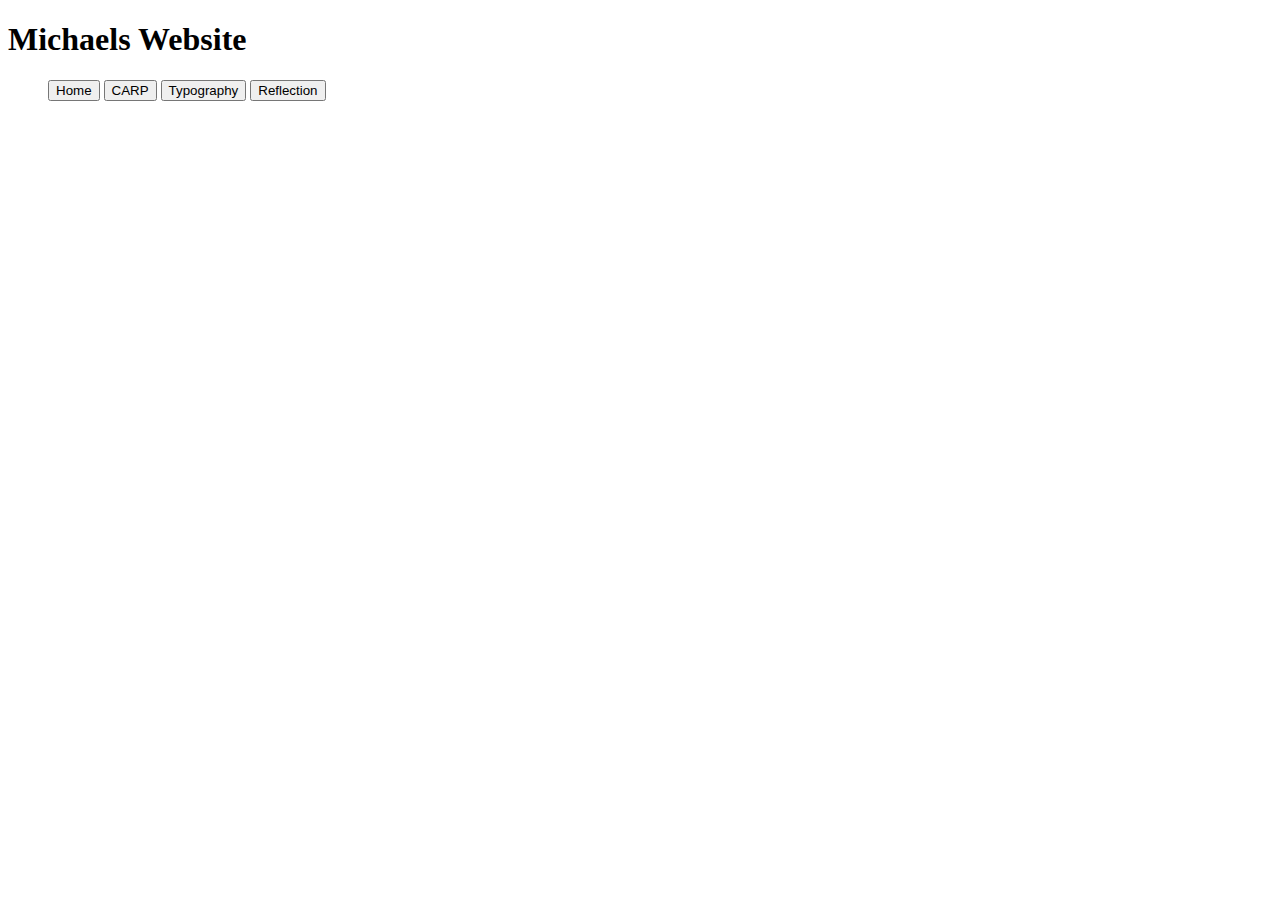
<file: index.html>
<!DOCTYPE html>
<html lang="en">
<head>
    <meta charset="UTF-8">
    <meta http-equiv="X-UA-Compatible" content="IE=edge">
    <meta name="viewport" content="width=device-width, initial-scale=1.0">
    
    <title>Graphic Website</title>

</head>

<body>

    <header>
        <h1>Michaels Website</h1>

        <ul>

            <div class="con-nav">

                <button>Home</button>
                <button>CARP</button>
                <button>Typography</button>
                <button>Reflection</button>

            </div>
        </ul>
    </header>

    <main>
        
    </main>
</body>
</file>
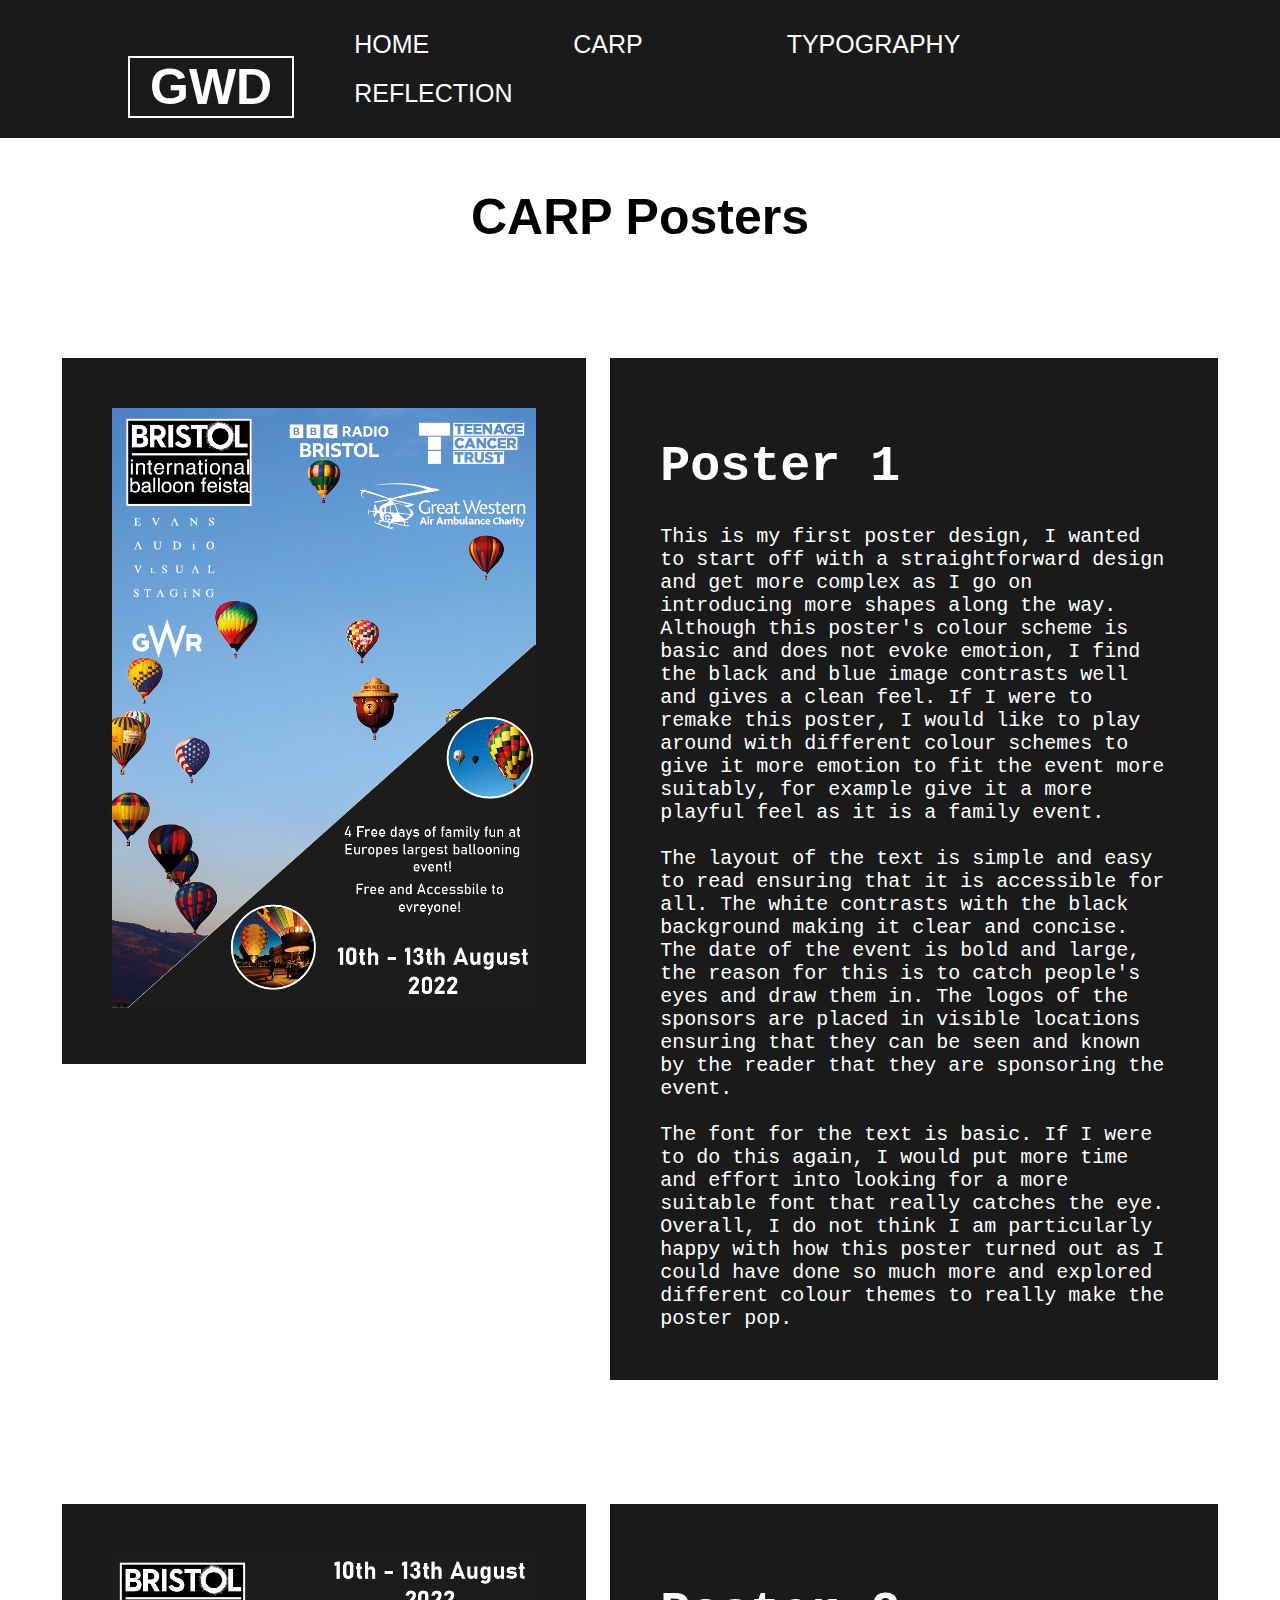
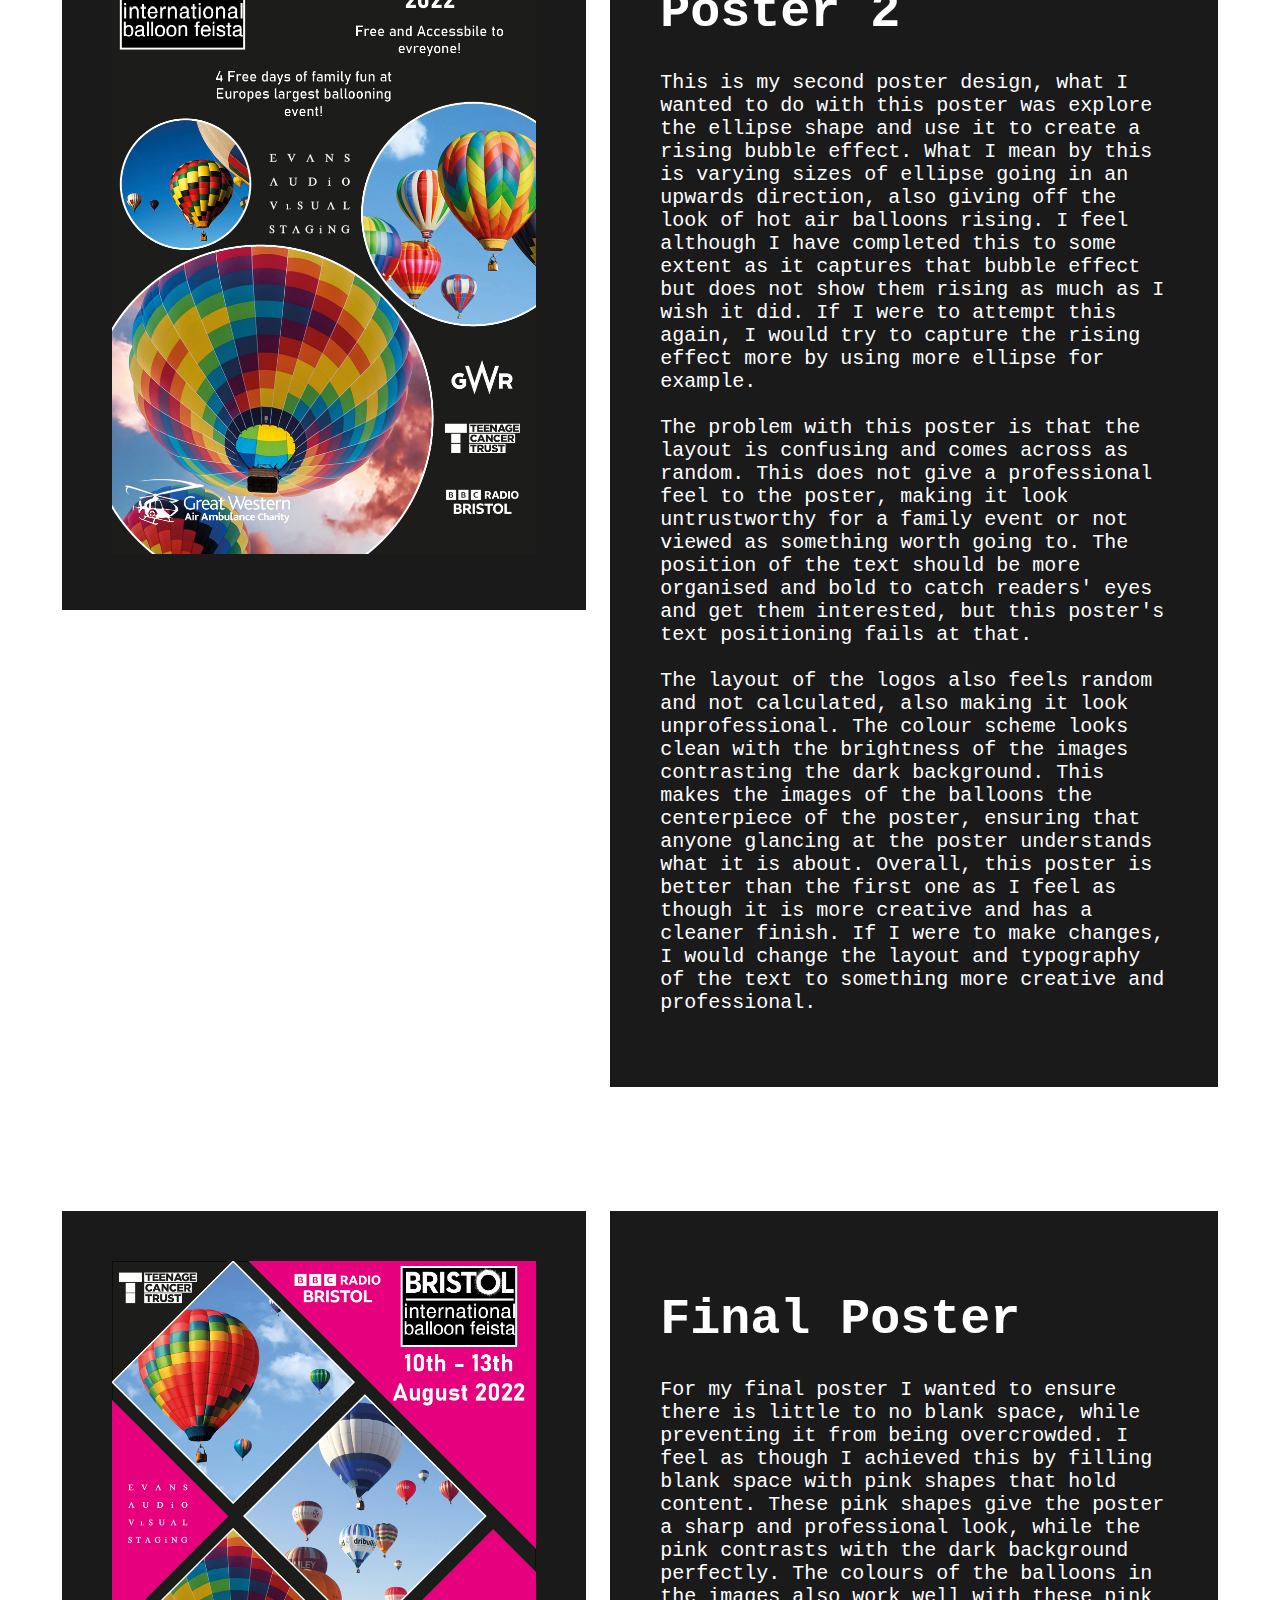
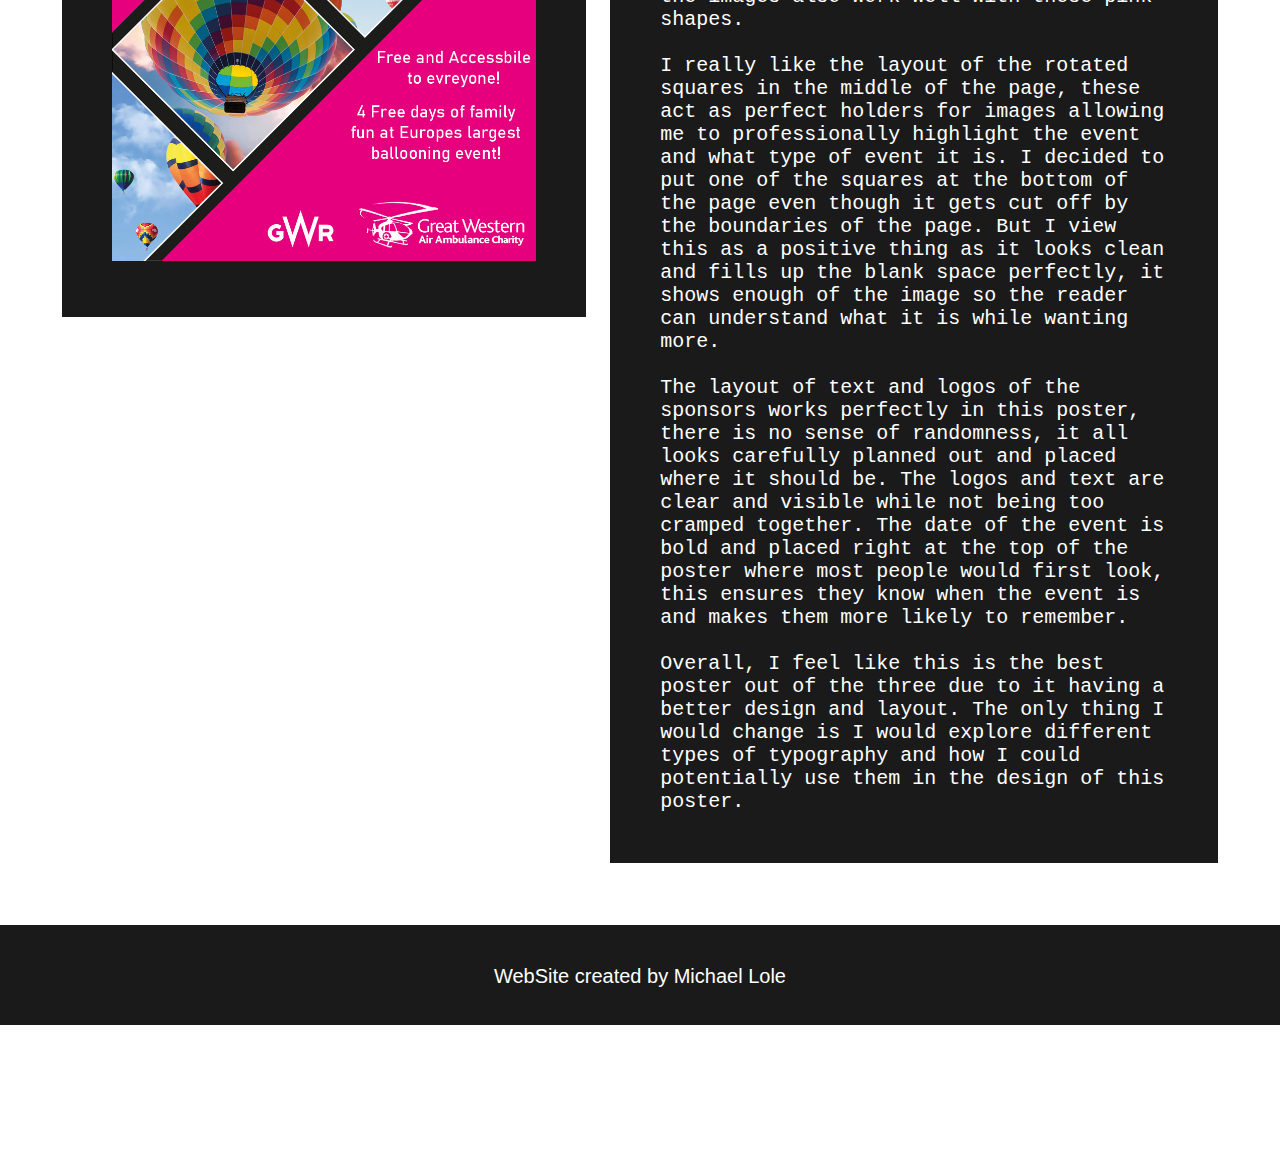
<file: CARP.html>
<!DOCTYPE html>
<html lang="en">
<head>
    <meta charset="UTF-8">
    <meta http-equiv="X-UA-Compatible" content="IE=edge">
    <meta name="viewport" content="width=device-width, initial-scale=1.0">
    <link rel="stylesheet" href="style.css">
    <title>Graphic Website</title>

</head>

<body>

    <header>
        <div class="con-nav"></div>
        <h1>GWD</h1>
    <nav>
        <ul>

            

            <li><a href="index.html">Home</a></li>
            <li><a href="CARP.html">CARP</a></li>
            <li><a href="typo.html">Typography</a></li>
            <li><a href="reflect.html">Reflection</a></li>

        </ul>
    </nav>
</div>
    </header>
    <main class="carp">
        <h2>CARP Posters</H2>
        <div>
            <ul>
                <li><img src="CARP1.jpg" alt="poster 1"></li>
                <li><h3>Poster 1</h3> This is my first poster design, I wanted to start off with a straightforward design and get more complex as I go on introducing more shapes along the way. Although this poster's colour scheme is basic and does not evoke emotion, I find the black and blue image contrasts well and gives a clean feel. If I were to remake this poster, I would like to play around with different colour schemes to give it more emotion to fit the event more suitably, for example give it a more playful feel as it is a family event.<br><br>  

                    The layout of the text is simple and easy to read ensuring that it is accessible for all. The white contrasts with the black background making it clear and concise. The date of the event is bold and large, the reason for this is to catch people's eyes and draw them in. The logos of the sponsors are placed in visible locations ensuring that they can be seen and known by the reader that they are sponsoring the event.<br><br>  
                    
                    The font for the text is basic. If I were to do this again, I would put more time and effort into looking for a more suitable font that really catches the eye. Overall, I do not think I am particularly happy with how this poster turned out as I could have done so much more and explored different colour themes to really make the poster pop. </li>
            </ul>
            <ul>
                <li><img src="CARP2.jpg" alt="poster 1"></li>
                <li><h3>Poster 2</h3>This is my second poster design, what I wanted to do with this poster was explore the ellipse shape and use it to create a rising bubble effect. What I mean by this is varying sizes of ellipse going in an upwards direction, also giving off the look of hot air balloons rising. I feel although I have completed this to some extent as it captures that bubble effect but does not show them rising as much as I wish it did. If I were to attempt this again, I would try to capture the rising effect more by using more ellipse for example.<br><br>  

                    The problem with this poster is that the layout is confusing and comes across as random. This does not give a professional feel to the poster, making it look untrustworthy for a family event or not viewed as something worth going to. The position of the text should be more organised and bold to catch readers' eyes and get them interested, but this poster's text positioning fails at that.<br><br> 
                    
                    The layout of the logos also feels random and not calculated, also making it look unprofessional. The colour scheme looks clean with the brightness of the images contrasting the dark background. This makes the images of the balloons the centerpiece of the poster, ensuring that anyone glancing at the poster understands what it is about. Overall, this poster is better than the first one as I feel as though it is more creative and has a cleaner finish. If I were to make changes, I would change the layout and typography of the text to something more creative and professional.<br><br> </li>
            </ul>
            <ul>
                <li><img src="CARP3.jpg" alt="poster 1"></li>
                <li><h3>Final Poster</h3>For my final poster I wanted to ensure there is little to no blank space, while preventing it from being overcrowded. I feel as though I achieved this by filling blank space with pink shapes that hold content. These pink shapes give the poster a sharp and professional look, while the pink contrasts with the dark background perfectly. The colours of the balloons in the images also work well with these pink shapes.<br><br> 

                    I really like the layout of the rotated squares in the middle of the page, these act as perfect holders for images allowing me to professionally highlight the event and what type of event it is. I decided to put one of the squares at the bottom of the page even though it gets cut off by the boundaries of the page. But I view this as a positive thing as it looks clean and fills up the blank space perfectly, it shows enough of the image so the reader can understand what it is while wanting more.<br><br> 
                    
                    The layout of text and logos of the sponsors works perfectly in this poster, there is no sense of randomness, it all looks carefully planned out and placed where it should be. The logos and text are clear and visible while not being too cramped together. The date of the event is bold and placed right at the top of the poster where most people would first look, this ensures they know when the event is and makes them more likely to remember.<br><br> 
                    
                    Overall, I feel like this is the best poster out of the three due to it having a better design and layout. The only thing I would change is I would explore different types of typography and how I could potentially use them in the design of this poster. </li>
            </ul>
        </div>
    </main>
    <footer>
        WebSite created by Michael Lole
    </footer>
</body>
</file>
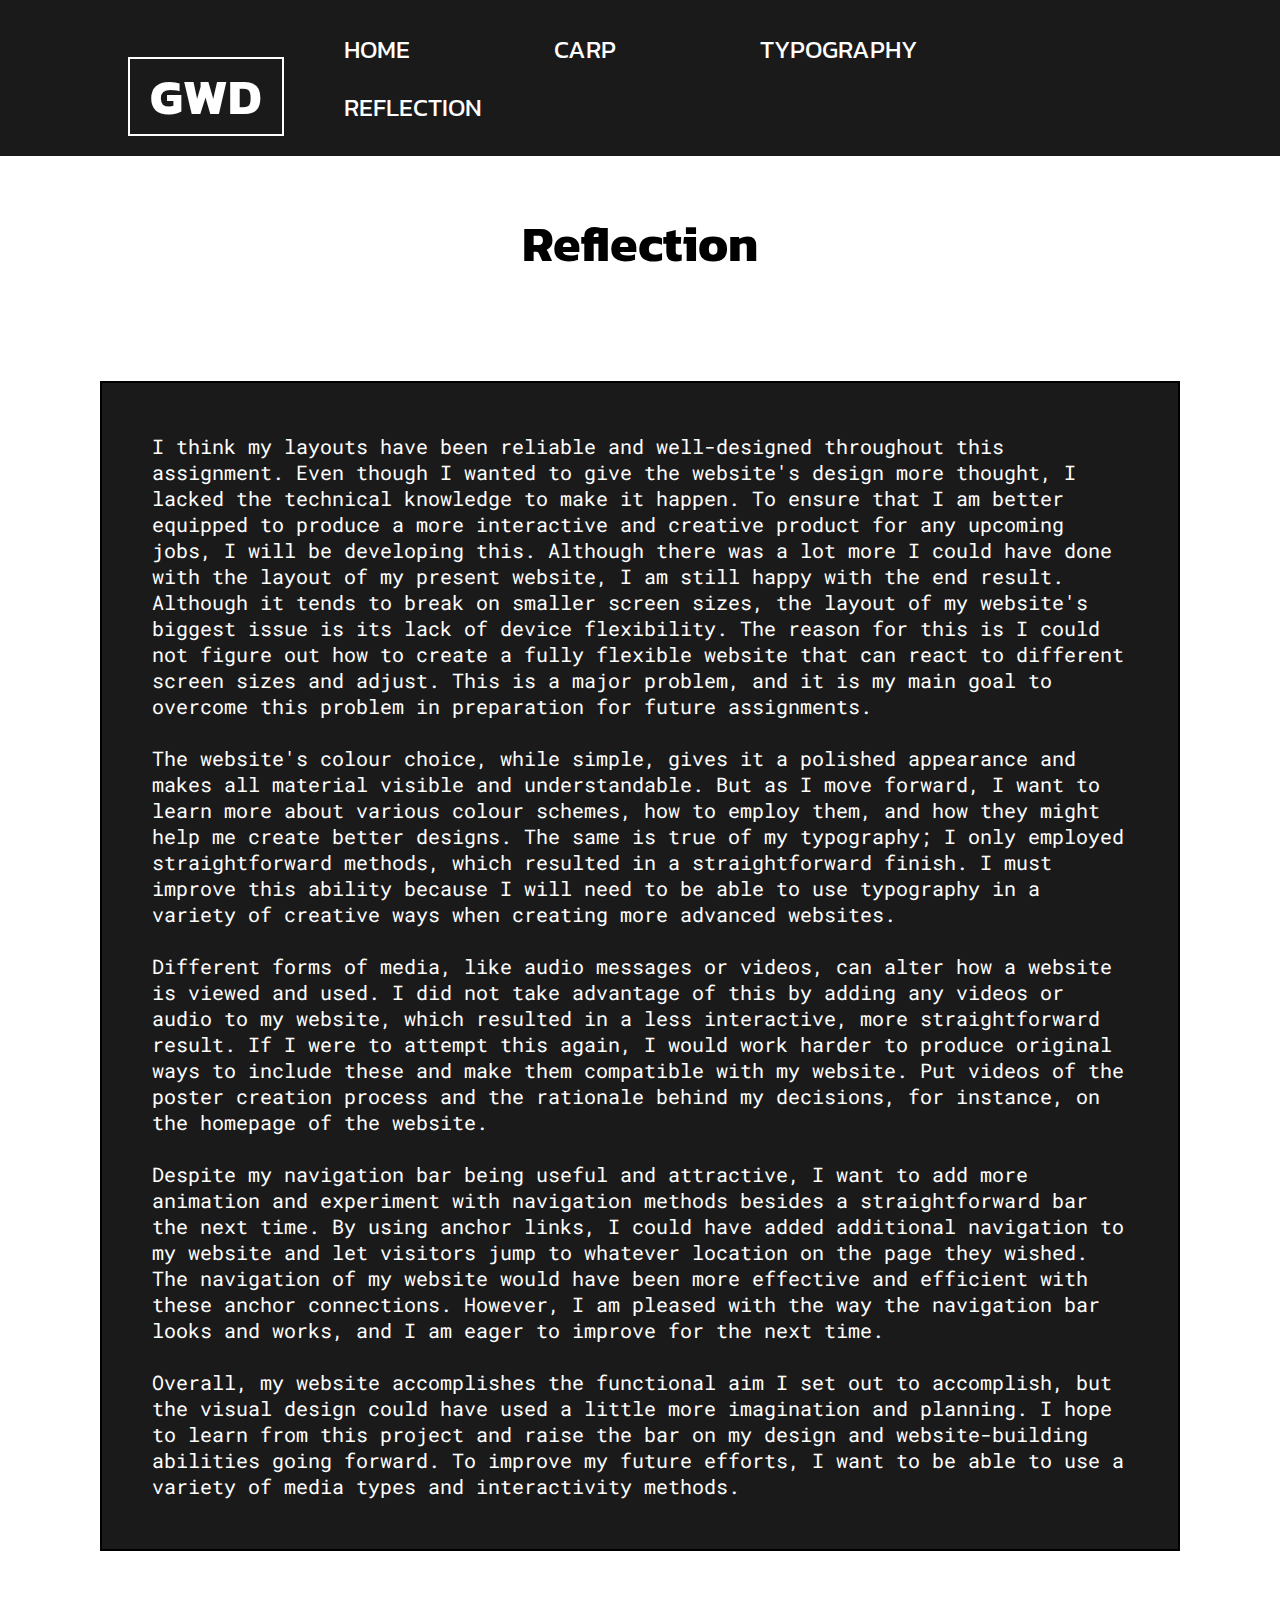
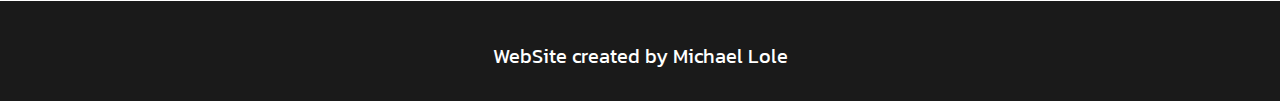
<file: reflect.html>
<!DOCTYPE html>
<html lang="en">
<head>
    <meta charset="UTF-8">
    <meta http-equiv="X-UA-Compatible" content="IE=edge">
    <meta name="viewport" content="width=device-width, initial-scale=1.0">
    <link rel="stylesheet" href="style.css">
    <link rel="preconnect" href="https://fonts.googleapis.com">
<link rel="preconnect" href="https://fonts.gstatic.com" crossorigin>
<link href="https://fonts.googleapis.com/css2?family=Roboto+Mono&display=swap" rel="stylesheet">
<link rel="preconnect" href="https://fonts.googleapis.com">
<link rel="preconnect" href="https://fonts.gstatic.com" crossorigin>
<link href="https://fonts.googleapis.com/css2?family=Kanit:wght@700&display=swap" rel="stylesheet">
    
    <title>Graphic Website</title>

</head>

<body>

    <header>
        <div class="con-nav"></div>
        <h1>GWD</h1>
    <nav>
        <ul>

            

                <li><a href="index.html">Home</a></li>
                <li><a href="CARP.html">CARP</a></li>
                <li><a href="typo.html">Typography</a></li>
                <li><a href="reflect.html">Reflection</a></li>

        </ul>
    </nav>
</div>
    </header>

    <main>
        <div class="reflect">
            <h2>Reflection</h2>
            <p>I think my layouts have been reliable and well-designed throughout this assignment. Even though I wanted to give the website's design more thought, I lacked the technical knowledge to make it happen. To ensure that I am better equipped to produce a more interactive and creative product for any upcoming jobs, I will be developing this. Although there was a lot more I could have done with the layout of my present website, I am still happy with the end result. Although it tends to break on smaller screen sizes, the layout of my website's biggest issue is its lack of device flexibility. The reason for this is I could not figure out how to create a fully flexible website that can react to different screen sizes and adjust. This is a major problem, and it is my main goal to overcome this problem in preparation for future assignments.<br><br> 

                The website's colour choice, while simple, gives it a polished appearance and makes all material visible and understandable. But as I move forward, I want to learn more about various colour schemes, how to employ them, and how they might help me create better designs. The same is true of my typography; I only employed straightforward methods, which resulted in a straightforward finish. I must improve this ability because I will need to be able to use typography in a variety of creative ways when creating more advanced websites.<br><br> 
                
                Different forms of media, like audio messages or videos, can alter how a website is viewed and used. I did not take advantage of this by adding any videos or audio to my website, which resulted in a less interactive, more straightforward result. If I were to attempt this again, I would work harder to produce original ways to include these and make them compatible with my website. Put videos of the poster creation process and the rationale behind my decisions, for instance, on the homepage of the website.<br><br> 
                
                Despite my navigation bar being useful and attractive, I want to add more animation and experiment with navigation methods besides a straightforward bar the next time. By using anchor links, I could have added additional navigation to my website and let visitors jump to whatever location on the page they wished. The navigation of my website would have been more effective and efficient with these anchor connections. However, I am pleased with the way the navigation bar looks and works, and I am eager to improve for the next time.<br><br> 
                
                Overall, my website accomplishes the functional aim I set out to accomplish, but the visual design could have used a little more imagination and planning. I hope to learn from this project and raise the bar on my design and website-building abilities going forward. To improve my future efforts, I want to be able to use a variety of media types and interactivity methods. </p>
        </div>
    </main>

    <footer>
        WebSite created by Michael Lole
    </footer>
</body>
</file>
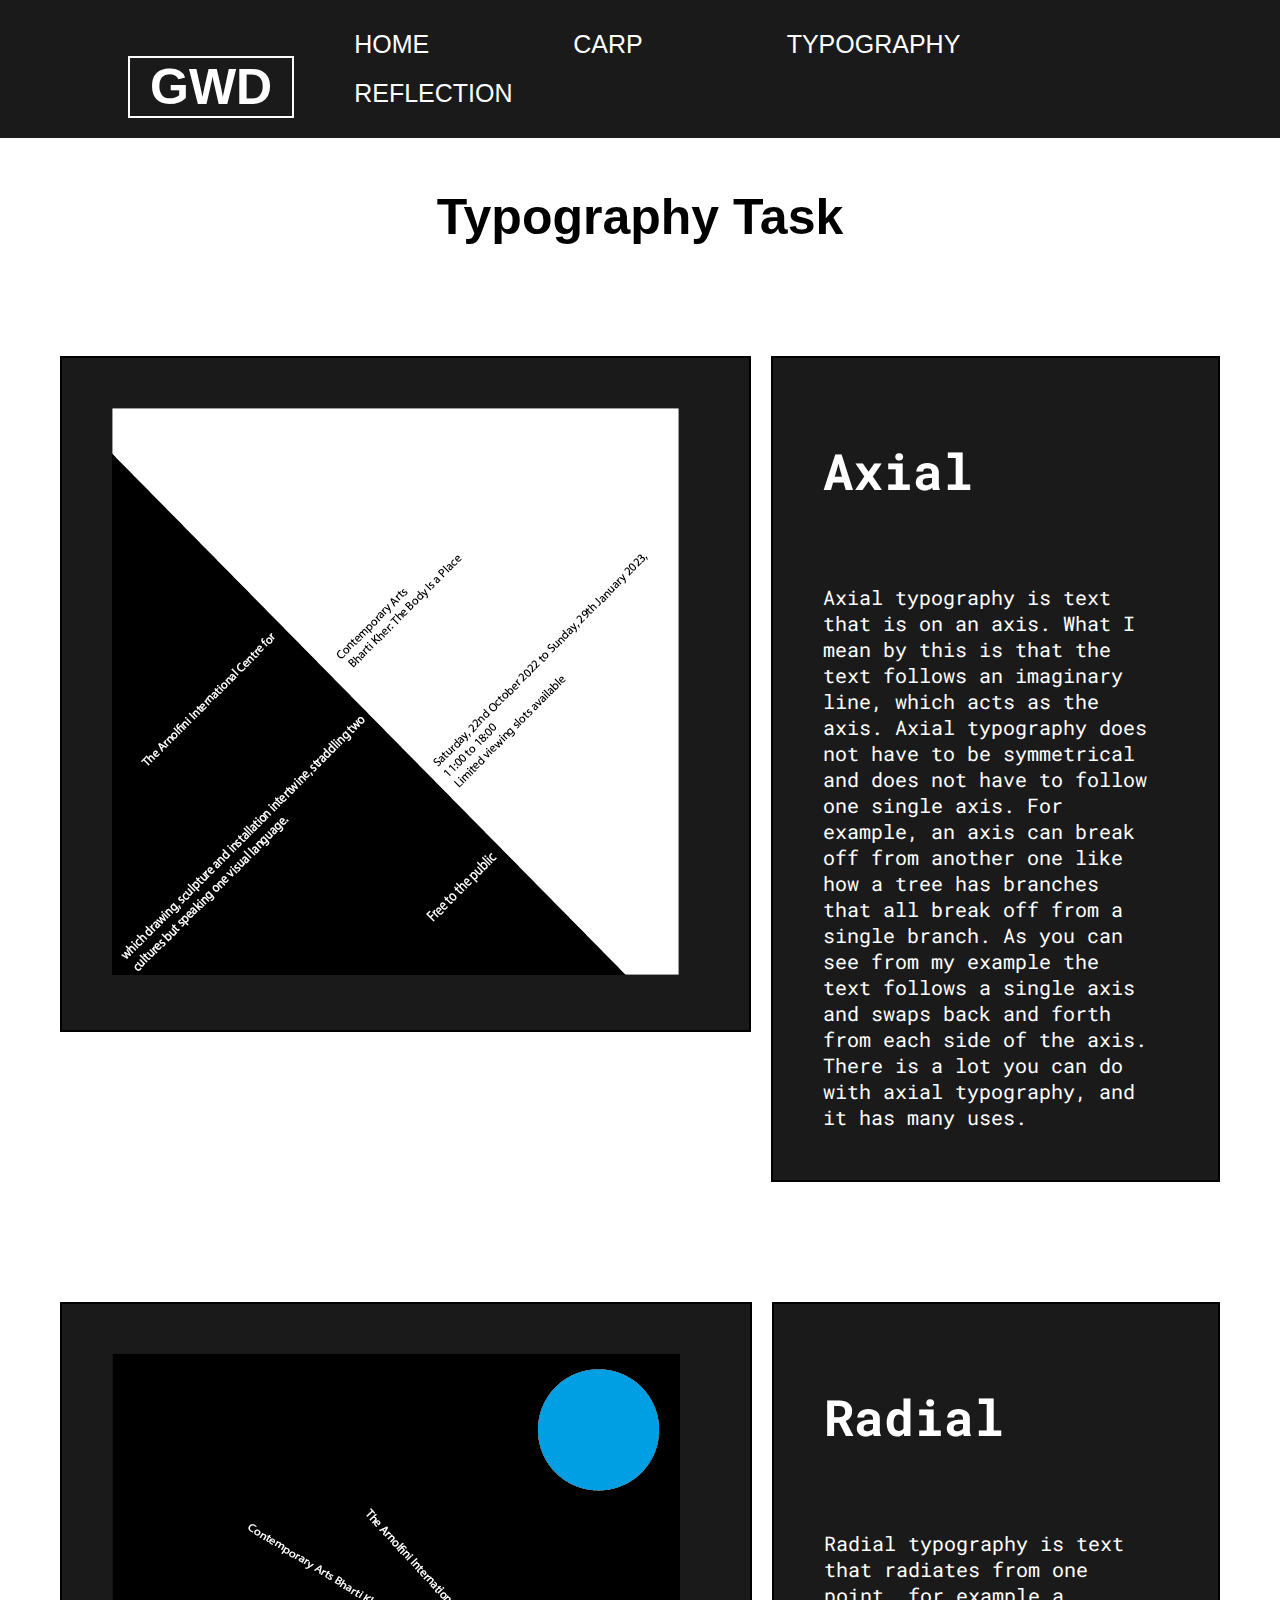
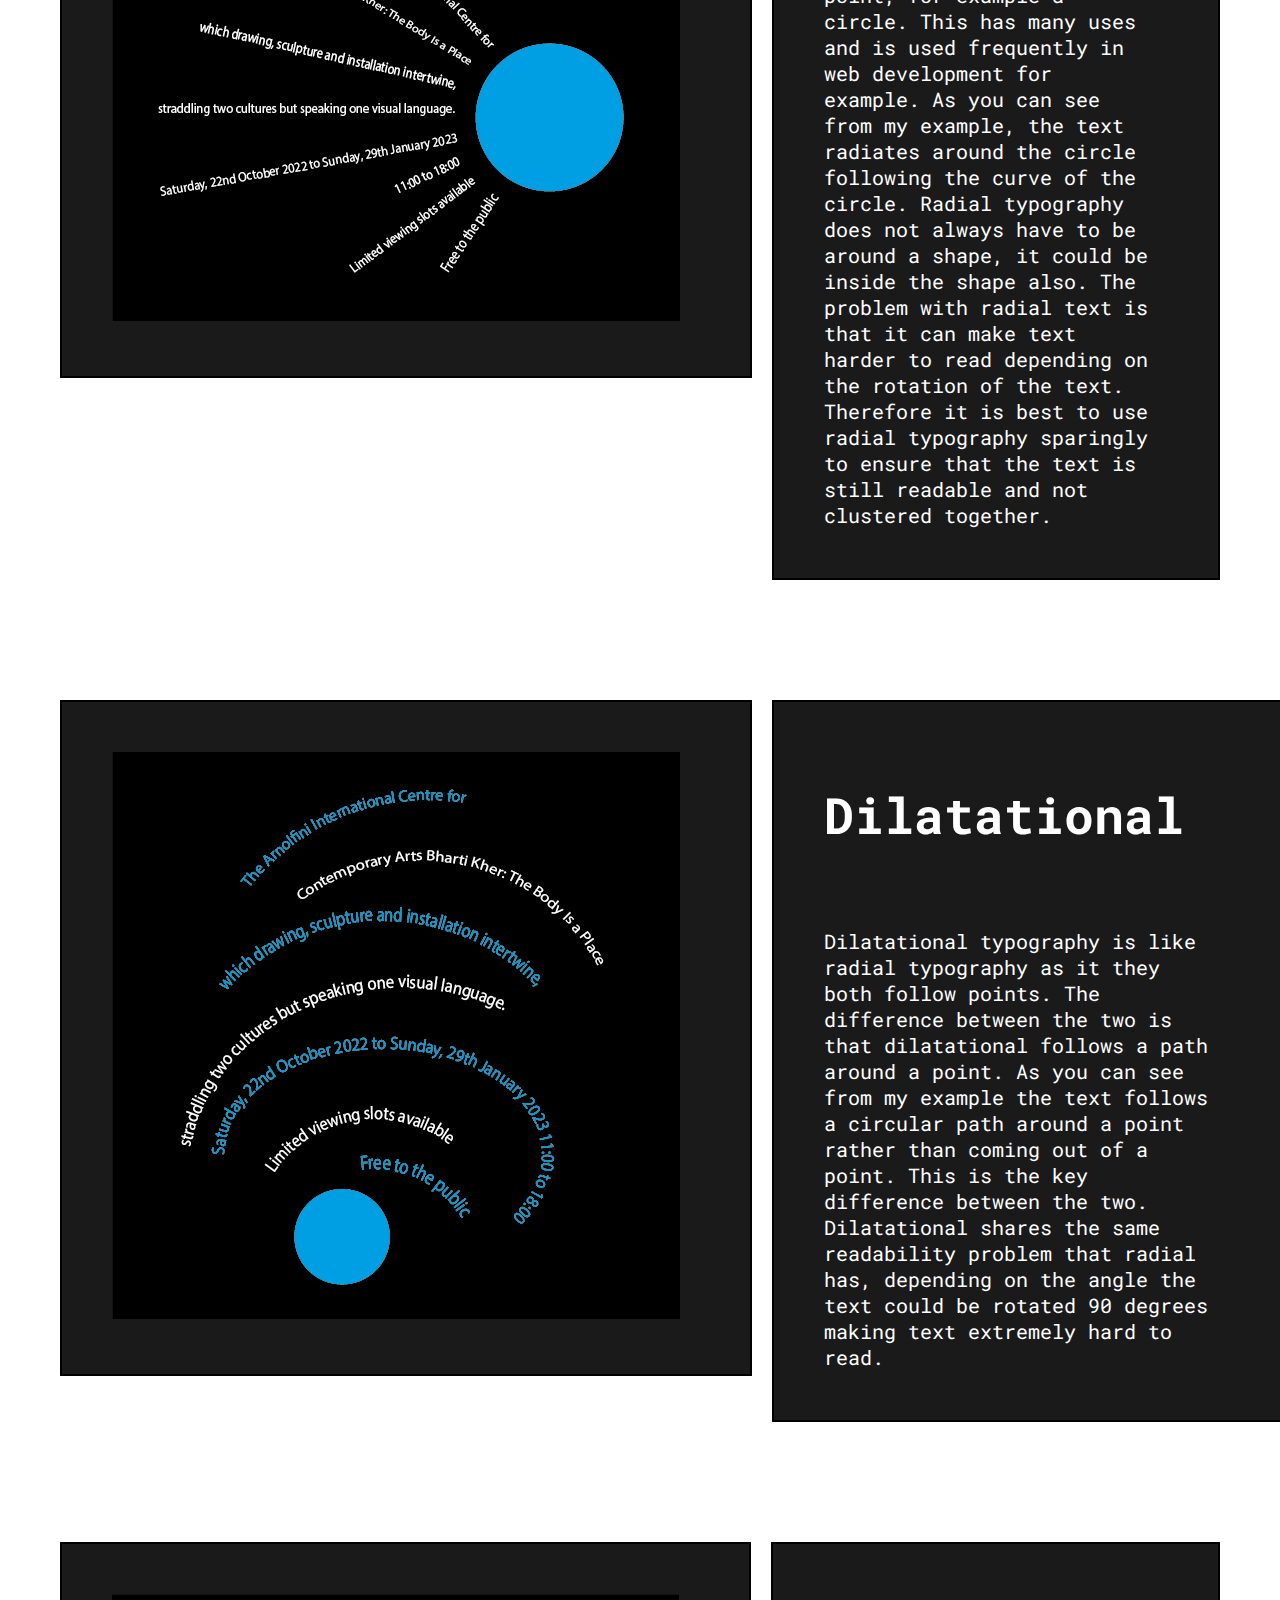
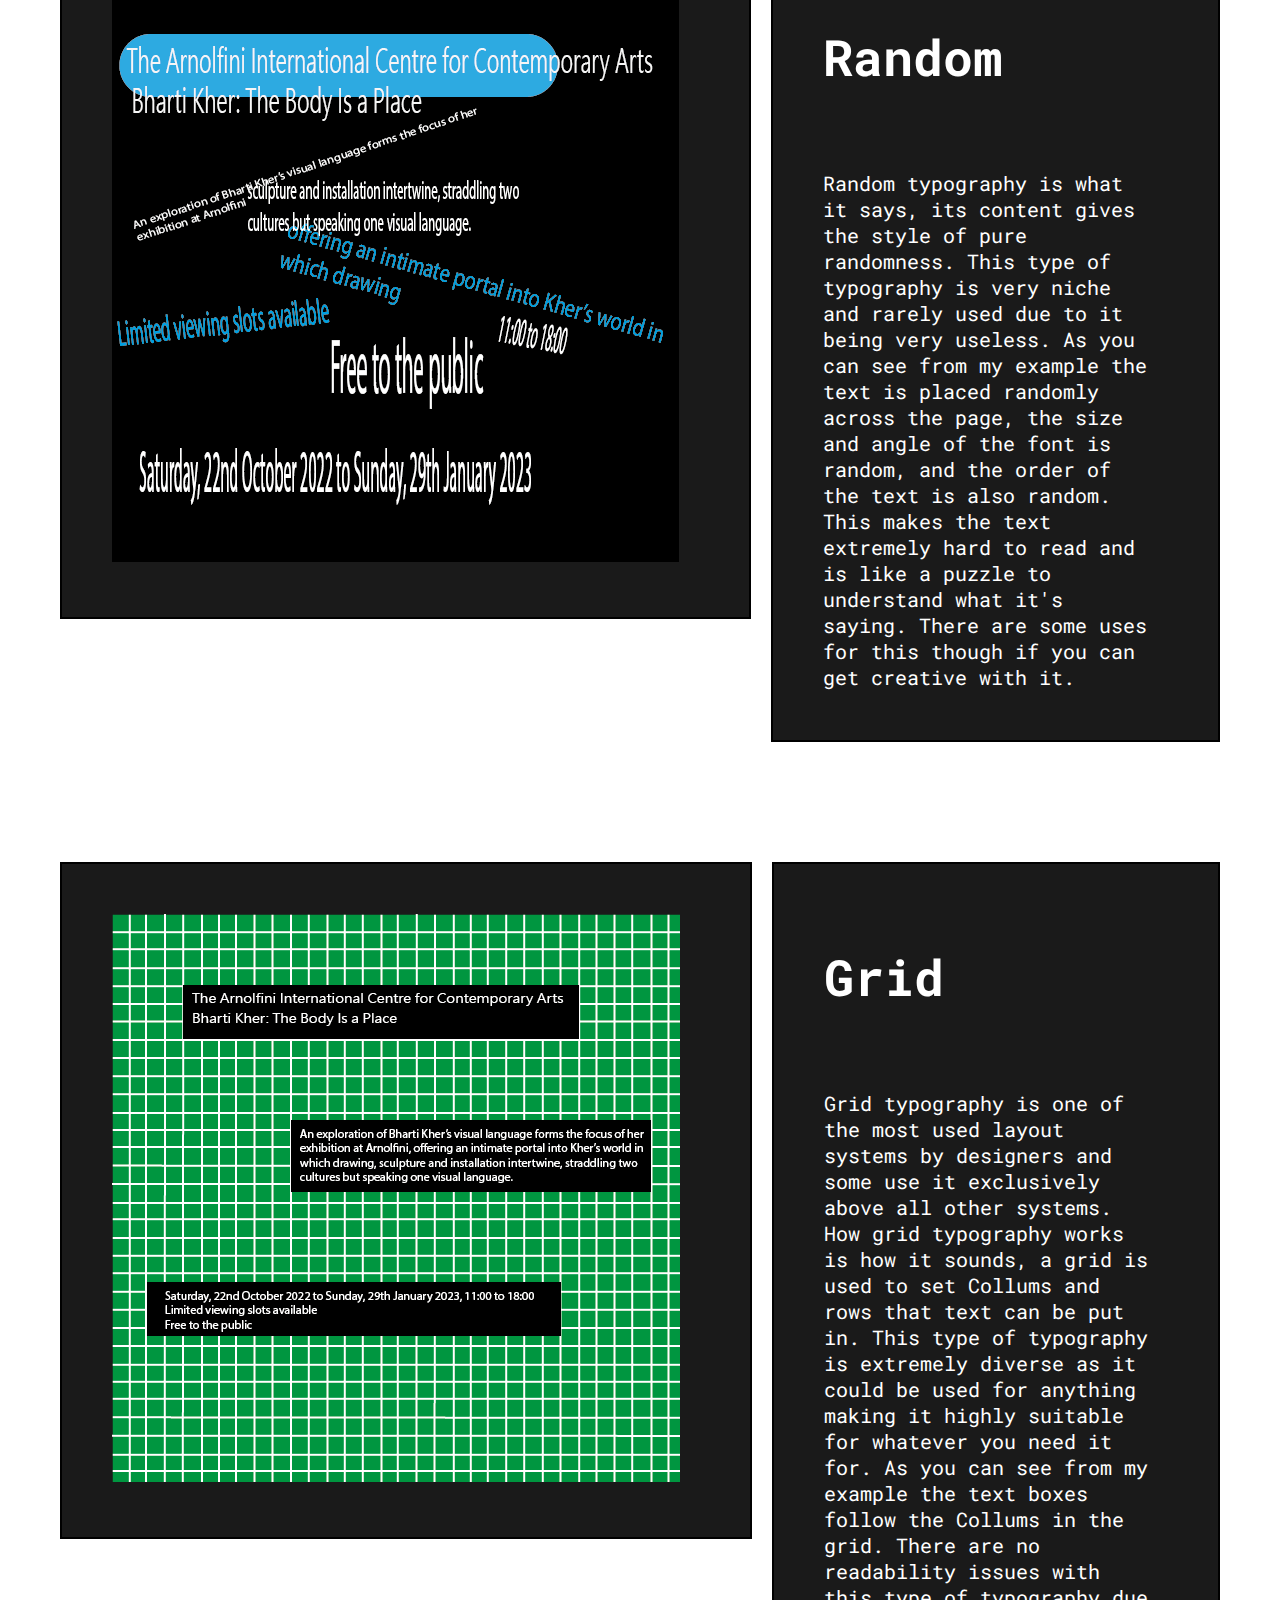
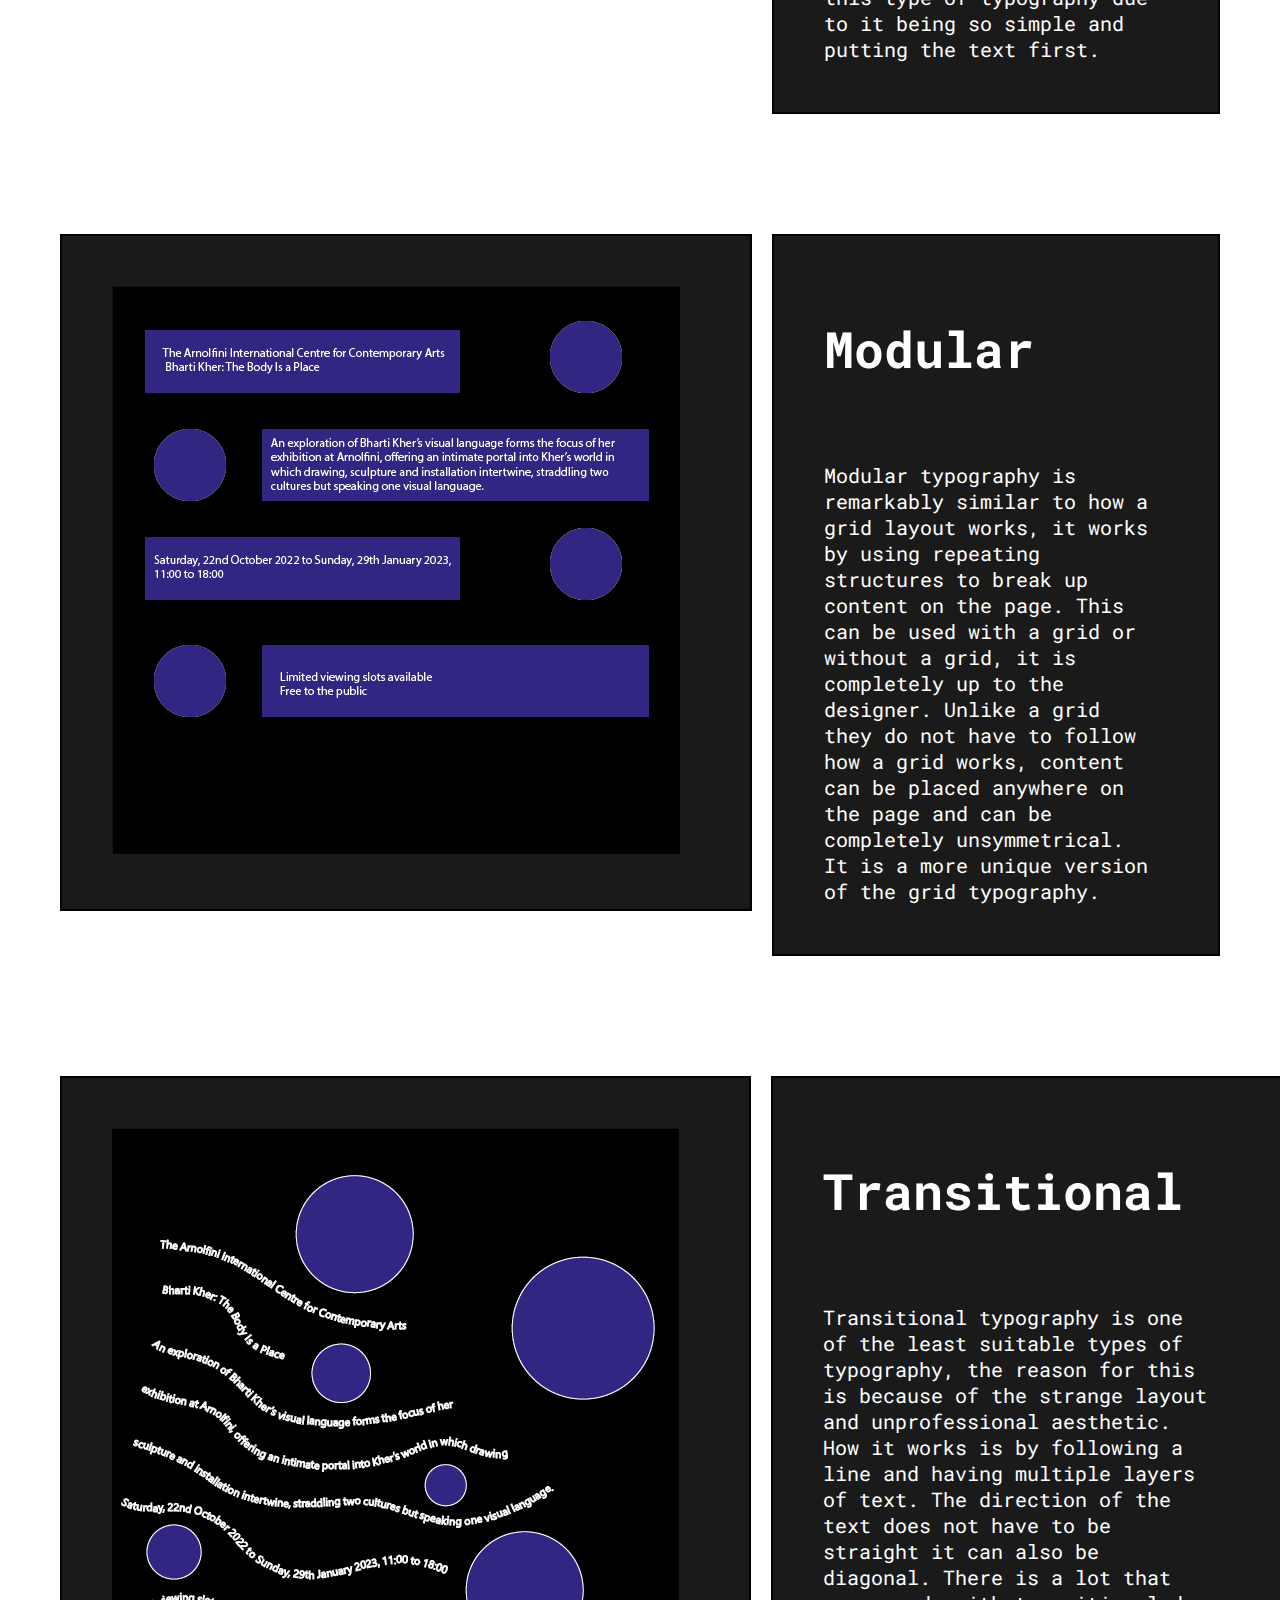
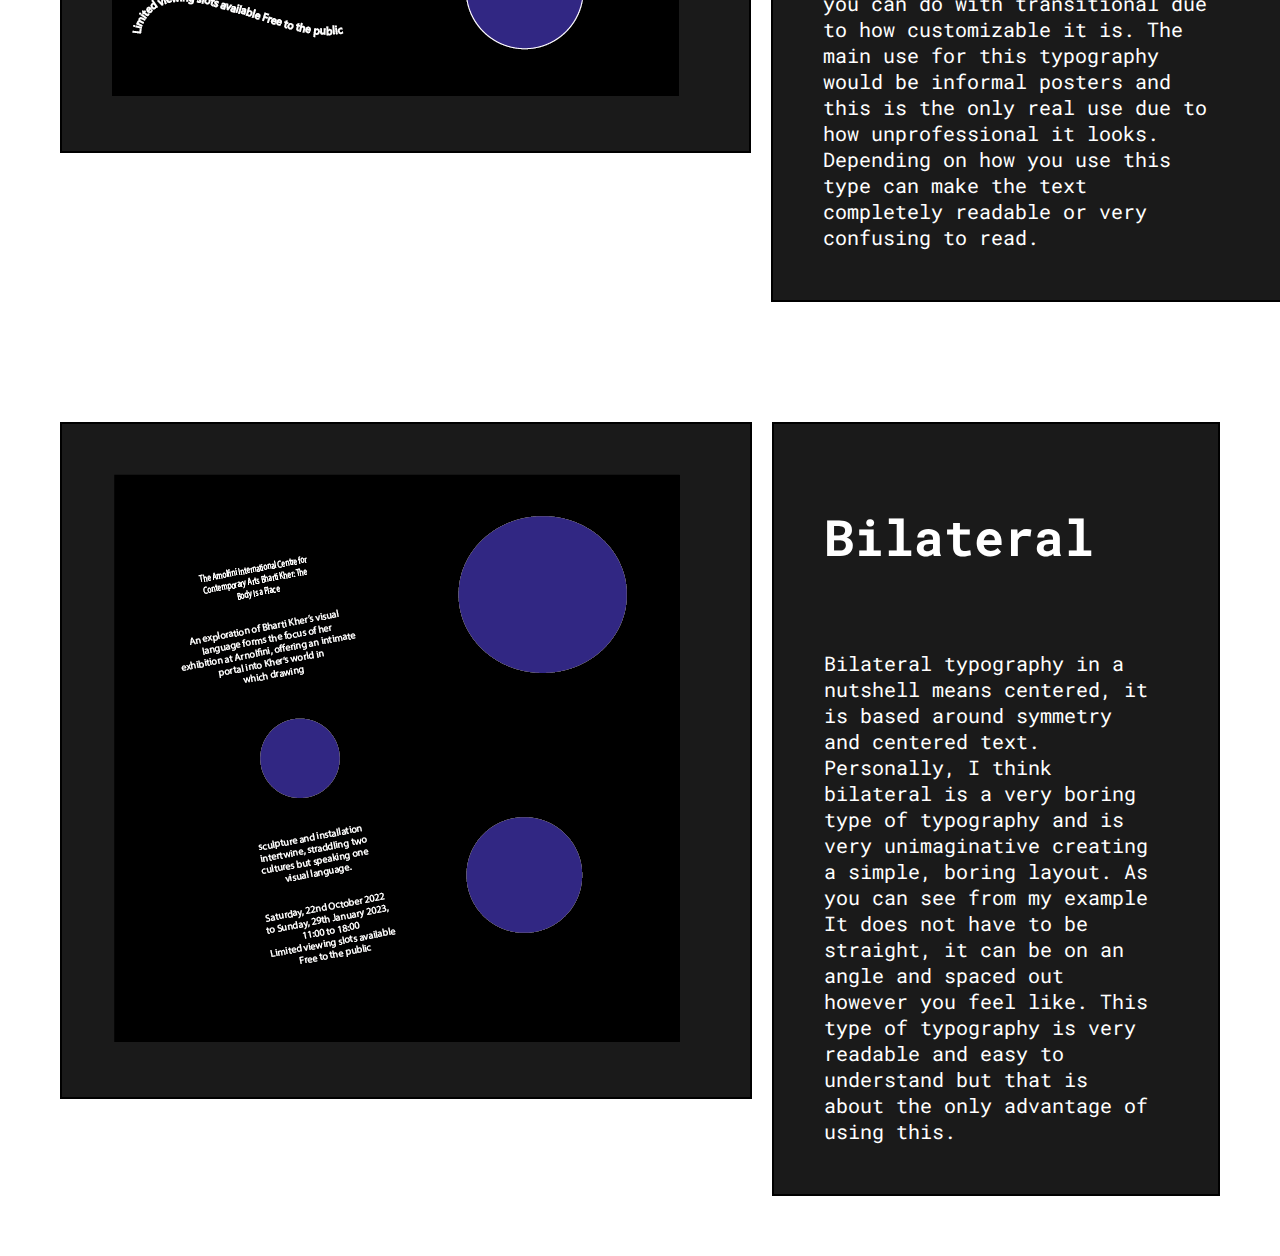
<file: typo.html>
<!DOCTYPE html>
<html lang="en">
<head>
    <meta charset="UTF-8">
    <meta http-equiv="X-UA-Compatible" content="IE=edge">
    <meta name="viewport" content="width=device-width, initial-scale=1.0">
    <link rel="stylesheet" href="style.css">
    <link rel="preconnect" href="https://fonts.googleapis.com">
<link rel="preconnect" href="https://fonts.gstatic.com" crossorigin>
<link href="https://fonts.googleapis.com/css2?family=Roboto+Mono&display=swap" rel="stylesheet">
    <title>Graphic Website</title>

</head>

<body>

    <header>
        <div class="con-nav"></div>
        <h1>GWD</h1>
    <nav>
        <ul>

            

            <li><a href="index.html">Home</a></li>
            <li><a href="CARP.html">CARP</a></li>
            <li><a href="typo.html">Typography</a></li>
            <li><a href="reflect.html">Reflection</a></li>

        </ul>
    </nav>
</div>
    </header>

    <main>
        <h2>Typography Task</H2>
        <div class="typo">
            <ul>
                <li><img src="Artboard 1.png" alt="aixal artboard"></li>
                <li><h3>Axial</h3><p>Axial typography is text that is on an axis. What I mean by this is that the text follows an imaginary line, which acts as the axis. Axial typography does not have to be symmetrical and does not have to follow one single axis. For example, an axis can break off from another one like how a tree has branches that all break off from a single branch. As you can see from my example the text follows a single axis and swaps back and forth from each side of the axis. There is a lot you can do with axial typography, and it has many uses. </p></li>
            </ul>
            <ul>
                <li><img src="Artboard 2.png" alt="radial artboard"></li>
                <li><h3>Radial</h3><p>Radial typography is text that radiates from one point, for example a circle. This has many uses and is used frequently in web development for example. As you can see from my example, the text radiates around the circle following the curve of the circle. Radial typography does not always have to be around a shape, it could be inside the shape also. The problem with radial text is that it can make text harder to read depending on the rotation of the text. Therefore it is best to use radial typography sparingly to ensure that the text is still readable and not clustered together. </p></li>
            </ul>
            <ul>
                <li><img src="Artboard 3.png" alt="dilatational artboard"></li>
                <li><h3>Dilatational</h3><p>Dilatational typography is like radial typography as it they both follow points. The difference between the two is that dilatational follows a path around a point. As you can see from my example the text follows a circular path around a point rather than coming out of a point. This is the key difference between the two. Dilatational shares the same readability problem that radial has, depending on the angle the text could be rotated 90 degrees making text extremely hard to read. </p></li>
            </ul>
            <ul>
                <li><img src="Artboard 4.png" alt="random artboard"></li>
                <li><h3>Random</h3><p>Random typography is what it says, its content gives the style of pure randomness. This type of typography is very niche and rarely used due to it being very useless. As you can see from my example the text is placed randomly across the page, the size and angle of the font is random, and the order of the text is also random. This makes the text extremely hard to read and is like a puzzle to understand what it's saying. There are some uses for this though if you can get creative with it. </p></li>
            </ul>
            <ul>
                <li><img src="Artboard 5.png" alt="grid artboard"></li>
                <li><h3>Grid</h3><p>Grid typography is one of the most used layout systems by designers and some use it exclusively above all other systems. How grid typography works is how it sounds, a grid is used to set Collums and rows that text can be put in. This type of typography is extremely diverse as it could be used for anything making it highly suitable for whatever you need it for. As you can see from my example the text boxes follow the Collums in the grid. There are no readability issues with this type of typography due to it being so simple and putting the text first. </p></li>
            </ul>
            <ul>
                <li><img src="Artboard 6.png" alt="modular artboard"></li>
                <li><h3>Modular</h3><p>Modular typography is remarkably similar to how a grid layout works, it works by using repeating structures to break up content on the page. This can be used with a grid or without a grid, it is completely up to the designer. Unlike a grid they do not have to follow how a grid works, content can be placed anywhere on the page and can be completely unsymmetrical. It is a more unique version of the grid typography. </p></li>
            </ul>
            <ul>
                <li><img src="Artboard 7.png" alt="transitional artboard"></li>
                <li><h3>Transitional</h3><p>Transitional typography is one of the least suitable types of typography, the reason for this is because of the strange layout and unprofessional aesthetic. How it works is by following a line and having multiple layers of text. The direction of the text does not have to be straight it can also be diagonal. There is a lot that you can do with transitional due to how customizable it is. The main use for this typography would be informal posters and this is the only real use due to how unprofessional it looks. Depending on how you use this type can make the text completely readable or very confusing to read. </p></li>
            </ul>
            <ul>
                <li><img src="Artboard 8.png" alt="bilateral artboard"></li>
                <li><h3>Bilateral</h3><p>Bilateral typography in a nutshell means centered, it is based around symmetry and centered text. Personally, I think bilateral is a very boring type of typography and is very unimaginative creating a simple, boring layout. As you can see from my example It does not have to be straight, it can be on an angle and spaced out however you feel like. This type of typography is very readable and easy to understand but that is about the only advantage of using this. </p></li>
            </ul>
        </div>
    </main>
    
</body>
</file>
<file: style.css>
* {
    box-sizing: border-box;
    margin: 0;
    padding: 0;
}

header {
    background-color:#1a1a1a;
    display: flex;
    justify-content: flex-start;
    align-items: flex-end;
    padding: 20px 10%;
    color: white;
}

h1 {
    display: inline;
    font-size: 50px;
    font-family: 'Kanit', sans-serif;
    padding: 0px 20px;
    border: 2px solid white;
}

nav a {
    color: white;
    text-decoration: none;
    text-transform: uppercase;
    font-size: 25px;
    font-family: 'Kanit', sans-serif;
}

li {
    display: inline-block;
    padding: 0px 70px;
    margin: 10px;
    padding-left: 50px;
}

nav a:hover {
    color: black;
    background-color: grey;
}

.welcome {
    background-color: white;
    display: flex;
    align-items: center;
    justify-content: center;
    flex-direction: column;
    flex-wrap: wrap;
}

.welcome h2 {
    font-size: 50px;
    padding: 40px;
    font-family: 'Kanit', sans-serif;
    margin-top: 10px;
}

.welcome p {
    padding: 50px 600px;
    font-size: 25px;
    text-align: center;
    font-family: 'Roboto Mono', monospace;
}

.welcome img {
    width: 500px;
    padding: 60px;
}

footer {
    height: 100px;
    padding-top: 40px;
    text-align: center;
    background-color: #1a1a1a;
    font-family: 'Kanit', sans-serif;
    font-size: 20px;
    color: white;
}

.carp ul {
    display: flex;
    align-items: flex-start;
    justify-content: space-between;
    flex-direction: row;
    padding: 50px;
}

.carp li {
    padding: 50px;
    border: 2px solid white;
    text-align: left;
    font-family: 'Roboto Mono', monospace;
    font-size: 20px;
    background-color: #1a1a1a;
    color: white;
}

h2 {
    text-align: center;
    padding: 50px;
    font-size: 50px;
    font-family: 'Kanit', sans-serif;
}

h3 {
    text-align: left;
    padding: 30px;
    font-size: 50px;
    padding-left: 0px;
}

.carp img {
    height: 600px;
}

.typo ul {
    display: flex;
    align-items: flex-start;
    justify-content: flex-start;
    text-align: left;
    padding: 50px;
}

.typo p {
    padding-top: 50px;
}

.typo li {
    border: 2px solid black;
    padding-bottom: 50px;
    padding-top: 50px;
    font-family: 'Roboto Mono', monospace;
    font-size: 20px;
    background-color: #1a1a1a;
    color: white;
}

.reflect p {
    border: 2px solid black;
    padding: 50px 50px;
    margin: 50px 100px;
    font-family: 'Roboto Mono', monospace;
    font-size: 20px;
    background-color: #1a1a1a;
    color: white;
}
</file>
